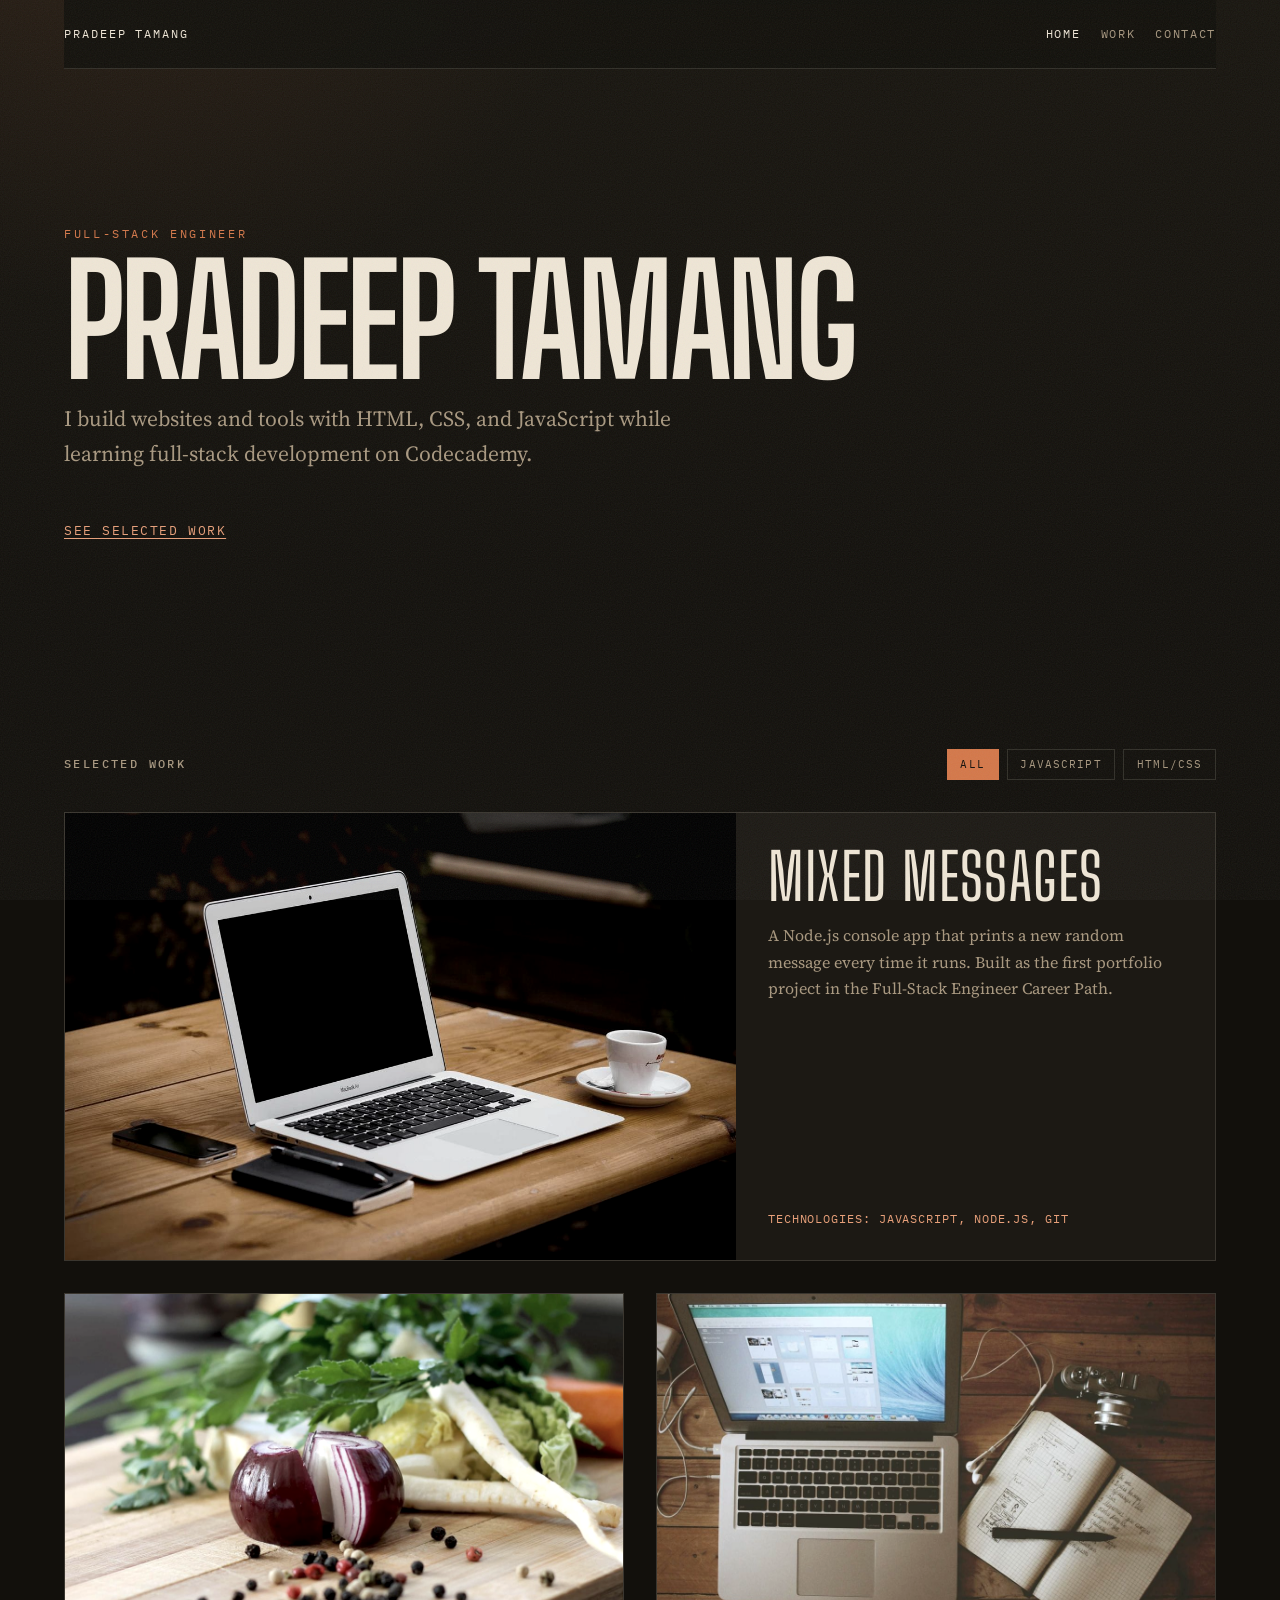
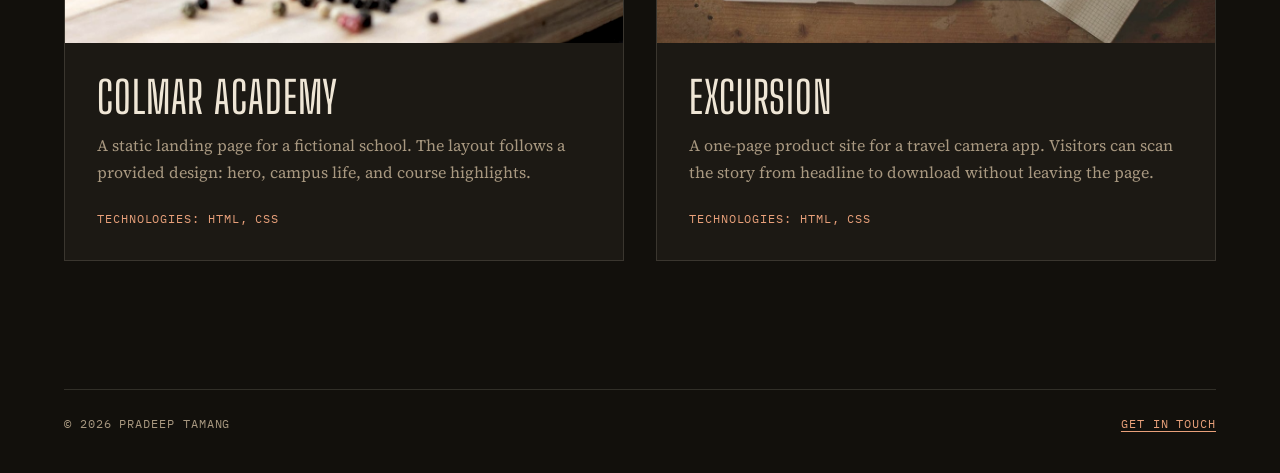
<file: index.html>
<!DOCTYPE html>
<html lang="en">
  <head>
    <meta charset="UTF-8" />
    <meta name="viewport" content="width=device-width, initial-scale=1.0" />
    <title>Pradeep Tamang — Portfolio</title>
    <link rel="preconnect" href="https://fonts.googleapis.com" />
    <link rel="preconnect" href="https://fonts.gstatic.com" crossorigin />
    <link
      href="https://fonts.googleapis.com/css2?family=Big+Shoulders+Display:wght@500;700&amp;family=IBM+Plex+Mono:wght@400;500&amp;family=Source+Serif+4:opsz,wght@8..60,400;8..60,600&amp;display=swap"
      rel="stylesheet"
    />
    <link rel="stylesheet" href="css/styles.css" />
  </head>
  <body class="page-home">
    <a class="skip-link" href="#main-content">Skip to content</a>
    <header class="site-header">
      <p class="wordmark"><a href="index.html">Pradeep Tamang</a></p>
      <nav aria-label="Primary">
        <ul>
          <li><a href="index.html" aria-current="page">Home</a></li>
          <li><a href="index.html#projects">Work</a></li>
          <li><a href="contact.html">Contact</a></li>
        </ul>
      </nav>
    </header>

    <main id="main-content">
      <section class="hero" aria-labelledby="intro-heading">
        <p class="kicker">Full-stack engineer</p>
        <h1 id="intro-heading">Pradeep Tamang</h1>
        <p class="lede">
          I build websites and tools with HTML, CSS, and JavaScript while
          learning full-stack development on Codecademy.
        </p>
        <p><a class="text-link" href="#projects">See selected work</a></p>
      </section>

      <section id="projects" class="projects" aria-labelledby="projects-heading">
        <div class="projects-header">
          <h2 id="projects-heading">Selected work</h2>
          <div
            class="project-filters"
            data-project-filters
            role="group"
            aria-label="Filter projects by technology"
            hidden
          >
            <button
              class="filter-button"
              type="button"
              data-filter="all"
              aria-pressed="true"
            >
              All
            </button>
            <button
              class="filter-button"
              type="button"
              data-filter="javascript"
              aria-pressed="false"
            >
              JavaScript
            </button>
            <button
              class="filter-button"
              type="button"
              data-filter="html-css"
              aria-pressed="false"
            >
              HTML/CSS
            </button>
          </div>
          <p class="sr-only" data-filter-status aria-live="polite">
            Showing all 3 projects.
          </p>
        </div>

        <article class="project" data-category="javascript">
          <img
            src="images/project-mixed-messages.jpg"
            alt="Laptop with code on the screen"
            width="1200"
            height="800"
          />
          <div class="project-copy">
            <h3>Mixed Messages</h3>
            <p>
              A Node.js console app that prints a new random message every time
              it runs. Built as the first portfolio project in the Full-Stack
              Engineer Career Path.
            </p>
            <p>Technologies: JavaScript, Node.js, Git</p>
          </div>
        </article>

        <article class="project" data-category="html-css">
          <img
            src="images/project-colmar.jpg"
            alt="Restaurant table with plates and drinks"
            width="1200"
            height="800"
          />
          <div class="project-copy">
            <h3>Colmar Academy</h3>
            <p>
              A static landing page for a fictional school. The layout follows
              a provided design: hero, campus life, and course highlights.
            </p>
            <p>Technologies: HTML, CSS</p>
          </div>
        </article>

        <article class="project" data-category="html-css">
          <img
            src="images/project-excursion.jpg"
            alt="Laptop showing charts and analytics"
            width="1200"
            height="800"
          />
          <div class="project-copy">
            <h3>Excursion</h3>
            <p>
              A one-page product site for a travel camera app. Visitors can
              scan the story from headline to download without leaving the
              page.
            </p>
            <p>Technologies: HTML, CSS</p>
          </div>
        </article>
      </section>
    </main>

    <footer class="site-footer">
      <p>&copy; 2026 Pradeep Tamang</p>
      <p><a href="contact.html">Get in touch</a></p>
    </footer>

    <script src="js/script.js"></script>
  </body>
</html>
</file>
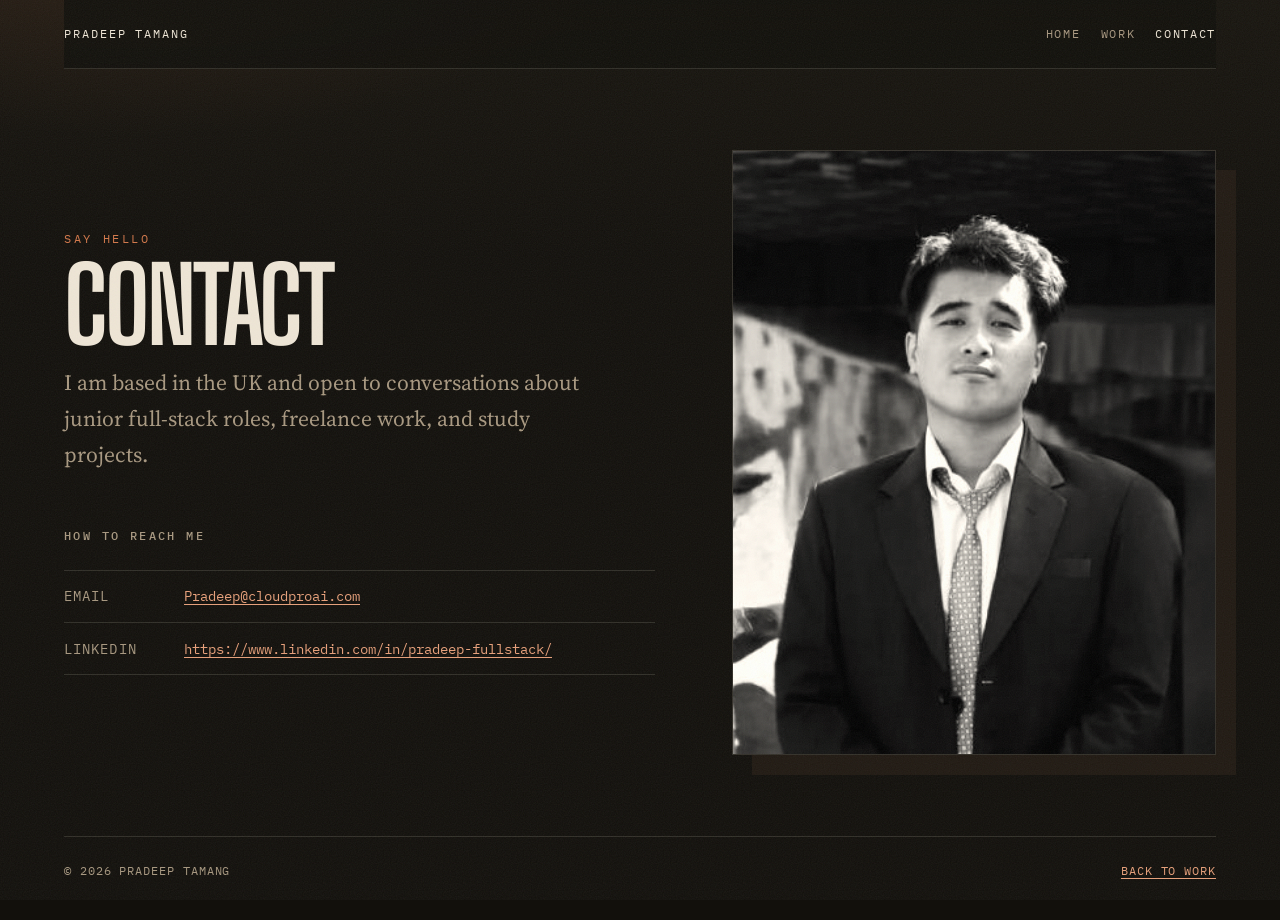
<file: contact.html>
<!doctype html>
<html lang="en">
  <head>
    <meta charset="UTF-8" />
    <meta name="viewport" content="width=device-width, initial-scale=1.0" />
    <title>Contact — Pradeep Tamang</title>
    <link rel="preconnect" href="https://fonts.googleapis.com" />
    <link rel="preconnect" href="https://fonts.gstatic.com" crossorigin />
    <link
      href="https://fonts.googleapis.com/css2?family=Big+Shoulders+Display:wght@500;700&amp;family=IBM+Plex+Mono:wght@400;500&amp;family=Source+Serif+4:opsz,wght@8..60,400;8..60,600&amp;display=swap"
      rel="stylesheet"
    />
    <link rel="stylesheet" href="css/styles.css" />
  </head>
  <body class="page-contact">
    <a class="skip-link" href="#main-content">Skip to content</a>
    <header class="site-header">
      <p class="wordmark"><a href="index.html">Pradeep Tamang</a></p>
      <nav aria-label="Primary">
        <ul>
          <li><a href="index.html">Home</a></li>
          <li><a href="index.html#projects">Work</a></li>
          <li><a href="contact.html" aria-current="page">Contact</a></li>
        </ul>
      </nav>
    </header>

    <main id="main-content">
      <section class="contact" aria-labelledby="contact-heading">
        <div class="contact-copy">
          <p class="kicker">Say hello</p>
          <h1 id="contact-heading">Contact</h1>
          <p class="lede">
            I am based in the UK and open to conversations about junior
            full-stack roles, freelance work, and study projects.
          </p>

          <h2>How to reach me</h2>
          <ul class="contact-list">
            <li>
              <span class="contact-label">Email</span>
              <a href="mailto:Pradeep@cloudproai.com">Pradeep@cloudproai.com</a>
            </li>
            <li>
              <span class="contact-label">LinkedIn</span>
              <a
                href="https://linkedin.com/in/pradeep-fullstack/"
                rel="noopener noreferrer"
                >https://www.linkedin.com/in/pradeep-fullstack/</a
              >
            </li>
          </ul>
        </div>

        <img
          src="images/portrait.jpg"
          alt="Portrait placeholder for Pradeep Tamang"
          width="800"
          height="1000"
        />
      </section>
    </main>

    <footer class="site-footer">
      <p>&copy; 2026 Pradeep Tamang</p>
      <p><a href="index.html">Back to work</a></p>
    </footer>

    <script src="js/script.js"></script>
  </body>
</html>
</file>
<file: css/styles.css>
:root {
  --ink: #efe6d6;
  --ink-muted: #a89880;
  --paper: #12100c;
  --paper-raised: #1c1914;
  --line: rgba(239, 230, 214, 0.14);
  --copper: #d4784a;
  --copper-soft: #e8a07a;
  --display: "Big Shoulders Display", "Arial Narrow", sans-serif;
  --serif: "Source Serif 4", Georgia, serif;
  --mono: "IBM Plex Mono", ui-monospace, monospace;
  --space: clamp(1.25rem, 3vw, 2.5rem);
  --max: 72rem;
}

*,
*::before,
*::after {
  box-sizing: border-box;
}

html {
  scroll-behavior: smooth;
}

body {
  margin: 0;
  min-height: 100vh;
  background: var(--paper);
  color: var(--ink);
  font-family: var(--serif);
  font-size: 1.125rem;
  line-height: 1.65;
  background-image:
    radial-gradient(ellipse 80% 50% at 10% -10%, rgba(212, 120, 74, 0.12), transparent 50%),
    linear-gradient(180deg, #18150f 0%, var(--paper) 28%);
}

body::before {
  content: "";
  pointer-events: none;
  position: fixed;
  inset: 0;
  opacity: 0.07;
  background-image: url("data:image/svg+xml,%3Csvg xmlns='http://www.w3.org/2000/svg' width='140' height='140'%3E%3Cfilter id='n'%3E%3CfeTurbulence type='fractalNoise' baseFrequency='.85' numOctaves='4' stitchTiles='stitch'/%3E%3C/filter%3E%3Crect width='140' height='140' filter='url(%23n)'/%3E%3C/svg%3E");
  z-index: 20;
}

img {
  max-width: 100%;
  height: auto;
  display: block;
}

a {
  color: var(--copper-soft);
  text-decoration-thickness: 1px;
  text-underline-offset: 0.22em;
  cursor: pointer;
  transition: color 180ms ease;
}

a:hover {
  color: var(--ink);
}

a:focus-visible {
  outline: 2px solid var(--copper);
  outline-offset: 4px;
}

.skip-link {
  position: fixed;
  top: 0;
  left: 50%;
  z-index: 100;
  padding: 0.75rem 1rem;
  background: var(--ink);
  color: var(--paper);
  font-family: var(--mono);
  font-size: 0.8rem;
  transform: translate(-50%, -120%);
}

.skip-link:focus {
  color: var(--paper);
  transform: translate(-50%, 0.75rem);
}

.sr-only {
  position: absolute;
  width: 1px;
  height: 1px;
  padding: 0;
  margin: -1px;
  overflow: hidden;
  clip: rect(0, 0, 0, 0);
  white-space: nowrap;
  border: 0;
}

.site-header,
.hero,
.projects,
.contact,
.site-footer {
  width: min(100% - 2 * var(--space), var(--max));
  margin-inline: auto;
}

.site-header {
  display: flex;
  align-items: baseline;
  justify-content: space-between;
  gap: 1rem;
  padding-block: 1.5rem;
  border-bottom: 1px solid var(--line);
  position: sticky;
  top: 0;
  z-index: 10;
  background: rgba(18, 16, 12, 0.92);
  background: color-mix(in srgb, var(--paper) 88%, transparent);
  -webkit-backdrop-filter: blur(10px);
  backdrop-filter: blur(10px);
}

.wordmark {
  margin: 0;
  font-family: var(--mono);
  font-size: 0.75rem;
  letter-spacing: 0.16em;
  text-transform: uppercase;
}

.wordmark a {
  color: var(--ink);
  text-decoration: none;
}

nav ul {
  display: flex;
  gap: 1.25rem;
  margin: 0;
  padding: 0;
  list-style: none;
  font-family: var(--mono);
  font-size: 0.75rem;
  letter-spacing: 0.14em;
  text-transform: uppercase;
}

nav a {
  color: var(--ink-muted);
  text-decoration: none;
}

nav a:hover,
nav a[aria-current="page"] {
  color: var(--ink);
}

.hero {
  min-height: min(42rem, 72vh);
  display: flex;
  flex-direction: column;
  justify-content: center;
  align-items: flex-start;
  padding-block: clamp(4rem, 10vh, 7rem);
}

.kicker {
  margin: 0 0 0.75rem;
  font-family: var(--mono);
  font-size: 0.75rem;
  letter-spacing: 0.22em;
  text-transform: uppercase;
  color: var(--copper);
}

.hero h1,
.contact h1 {
  margin: 0 0 1rem;
  font-family: var(--display);
  font-weight: 700;
  font-size: clamp(3.4rem, 12vw, 9.5rem);
  line-height: 0.85;
  letter-spacing: -0.03em;
  text-transform: uppercase;
}

.lede {
  max-width: 38rem;
  margin-block: 0 1.5rem;
  color: var(--ink-muted);
  font-size: clamp(1.1rem, 2vw, 1.35rem);
}

.text-link {
  font-family: var(--mono);
  font-size: 0.8rem;
  letter-spacing: 0.12em;
  text-transform: uppercase;
}

.projects {
  padding-block: 2rem clamp(5rem, 10vw, 8rem);
  scroll-margin-top: 6rem;
}

.projects h2,
.contact h2 {
  margin: 0 0 1.5rem;
  font-family: var(--mono);
  font-size: 0.75rem;
  font-weight: 500;
  letter-spacing: 0.2em;
  text-transform: uppercase;
  color: var(--ink-muted);
}

.projects {
  display: grid;
  grid-template-columns: 1fr 1fr;
  gap: clamp(1.25rem, 2.5vw, 2rem);
}

.projects-header {
  grid-column: 1 / -1;
  display: flex;
  flex-wrap: wrap;
  align-items: center;
  justify-content: space-between;
  gap: 1rem 2rem;
}

.projects-header h2 {
  margin: 0;
}

.project-filters {
  display: flex;
  flex-wrap: wrap;
  gap: 0.5rem;
}

.project-filters[hidden],
.project[hidden] {
  display: none;
}

.filter-button {
  appearance: none;
  padding: 0.55rem 0.8rem;
  border: 1px solid var(--line);
  background: transparent;
  color: var(--ink-muted);
  font-family: var(--mono);
  font-size: 0.7rem;
  line-height: 1;
  letter-spacing: 0.1em;
  text-transform: uppercase;
  cursor: pointer;
  transition:
    background-color 180ms ease,
    border-color 180ms ease,
    color 180ms ease;
}

.filter-button:hover {
  border-color: var(--copper-soft);
  color: var(--ink);
}

.filter-button[aria-pressed="true"] {
  border-color: var(--copper);
  background: var(--copper);
  color: var(--paper);
}

.filter-button:focus-visible {
  outline: 2px solid var(--copper-soft);
  outline-offset: 3px;
}

.project {
  min-width: 0;
  display: flex;
  flex-direction: column;
  background: var(--paper-raised);
  border: 1px solid var(--line);
  overflow: hidden;
  transition: border-color 220ms ease, transform 220ms ease;
}

.project:first-of-type {
  grid-column: 1 / -1;
  display: grid;
  grid-template-columns: 1.4fr 1fr;
  min-height: 27rem;
}

.project img {
  width: 100%;
  aspect-ratio: 16 / 10;
  object-fit: cover;
  filter: grayscale(0.35) contrast(1.05);
  transition: filter 280ms ease, transform 280ms ease;
}

.project:first-of-type img {
  height: 100%;
  aspect-ratio: auto;
}

.project-copy {
  min-width: 0;
  flex: 1;
  display: flex;
  flex-direction: column;
  padding: clamp(1.25rem, 3vw, 2rem);
}

.project:first-of-type .project-copy {
  justify-content: center;
}

.project h3,
.project p {
  margin: 0;
}

.project h3 {
  font-family: var(--display);
  font-size: clamp(2rem, 4vw, 2.75rem);
  line-height: 1;
  font-weight: 500;
  letter-spacing: 0.02em;
  text-transform: uppercase;
}

.project:first-of-type h3 {
  font-size: clamp(2.75rem, 5vw, 4rem);
}

.project p {
  margin-top: 0.85rem;
  color: var(--ink-muted);
  font-size: 1rem;
}

.project p:last-of-type {
  margin-top: auto;
  padding-top: 1.5rem;
  font-family: var(--mono);
  font-size: 0.72rem;
  letter-spacing: 0.08em;
  text-transform: uppercase;
  color: var(--copper-soft);
}

.contact {
  display: grid;
  grid-template-columns: minmax(0, 1.1fr) minmax(18rem, 0.9fr);
  gap: clamp(2.5rem, 6vw, 5rem);
  align-items: center;
  padding-block: clamp(4rem, 9vh, 7rem);
}

.page-contact {
  display: flex;
  flex-direction: column;
}

.page-contact main {
  flex: 1;
}

.contact-copy {
  min-width: 0;
}

.contact h1 {
  font-size: clamp(3rem, 9vw, 6.5rem);
}

.contact .lede {
  max-width: 34rem;
}

.contact h2 {
  margin-top: clamp(2.5rem, 6vh, 4rem);
}

.contact img {
  width: 100%;
  max-height: 42rem;
  aspect-ratio: 4 / 5;
  object-fit: cover;
  object-position: center;
  border: 1px solid var(--line);
  filter: grayscale(0.2) sepia(0.15);
  box-shadow: 1.25rem 1.25rem 0 rgba(212, 120, 74, 0.08);
}

.contact-list {
  margin: 0;
  padding: 0;
  list-style: none;
}

.contact-list li {
  display: grid;
  grid-template-columns: 6.5rem minmax(0, 1fr);
  gap: 1rem;
  padding: 0.9rem 0;
  border-top: 1px solid var(--line);
  font-family: var(--mono);
  font-size: 0.85rem;
}

.contact-list li:last-child {
  border-bottom: 1px solid var(--line);
}

.contact-label {
  color: var(--ink-muted);
  letter-spacing: 0.08em;
  text-transform: uppercase;
}

.contact-list a {
  min-width: 0;
  overflow-wrap: anywhere;
}

.site-footer {
  display: flex;
  justify-content: space-between;
  gap: 1rem;
  padding-block: 1.5rem 2.5rem;
  border-top: 1px solid var(--line);
  font-family: var(--mono);
  font-size: 0.72rem;
  letter-spacing: 0.08em;
  text-transform: uppercase;
  color: var(--ink-muted);
}

.site-footer p {
  margin: 0;
}

@media (hover: hover) {
  .project:hover {
    border-color: rgba(232, 160, 122, 0.42);
    transform: translateY(-3px);
  }

  .project:hover img {
    filter: grayscale(0) contrast(1.08);
    transform: scale(1.03);
  }
}

@media (max-width: 900px) {
  .project:first-of-type {
    grid-template-columns: 1fr;
    min-height: 0;
  }

  .project:first-of-type img {
    height: auto;
    aspect-ratio: 16 / 10;
  }

  .contact {
    grid-template-columns: 1fr;
    align-items: start;
  }

  .contact img {
    width: min(100%, 34rem);
    margin-top: 1rem;
  }
}

@media (max-width: 700px) {
  .projects {
    grid-template-columns: 1fr;
  }

  .projects-header,
  .project:first-of-type {
    grid-column: auto;
  }
}

@media (max-width: 600px) {
  .site-header {
    flex-direction: column;
    align-items: flex-start;
    padding-block: 1rem;
  }

  nav {
    width: 100%;
  }

  nav ul {
    width: 100%;
    flex-wrap: wrap;
    justify-content: space-between;
    gap: 0.5rem 1rem;
  }

  .hero {
    min-height: auto;
    padding-block: 4rem;
  }

  .hero h1,
  .contact h1 {
    font-size: clamp(3.25rem, 18vw, 5.5rem);
  }

  .projects {
    padding-block: 1rem 5rem;
  }

  .projects-header {
    flex-direction: column;
    align-items: flex-start;
  }

  .contact {
    gap: 1rem;
    padding-block: 3rem 4.5rem;
  }

  .contact h2 {
    margin-top: 2.5rem;
  }

  .contact img {
    margin-top: 1.5rem;
    box-shadow: 0.75rem 0.75rem 0 rgba(212, 120, 74, 0.08);
  }

  .contact-list li {
    grid-template-columns: 1fr;
    gap: 0.25rem;
  }

  .site-footer {
    flex-direction: column;
    align-items: flex-start;
    gap: 0.5rem;
    padding-block: 1.25rem 2rem;
  }
}

@media (prefers-reduced-motion: reduce) {
  html {
    scroll-behavior: auto;
  }

  *,
  *::before,
  *::after {
    scroll-behavior: auto !important;
    transition: none !important;
  }

  .project:hover,
  .project:hover img {
    transform: none;
  }
}
</file>
